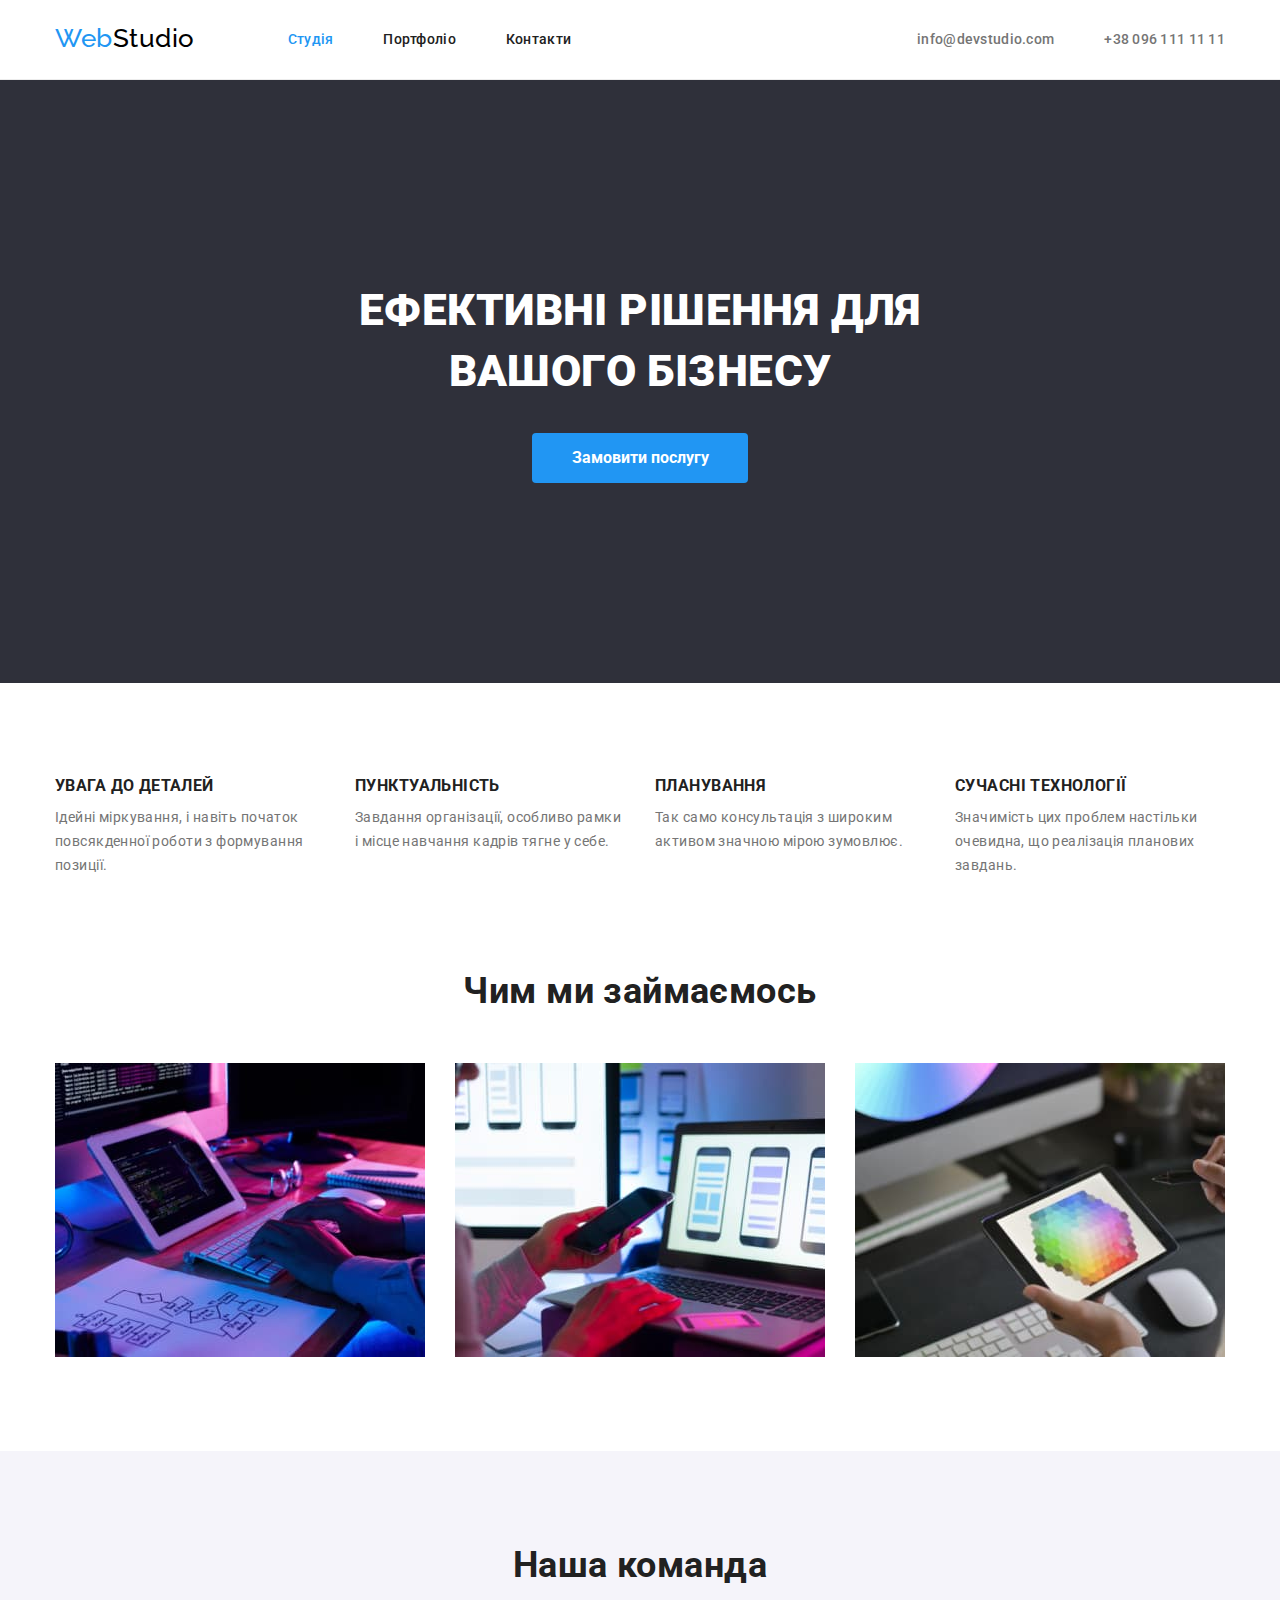
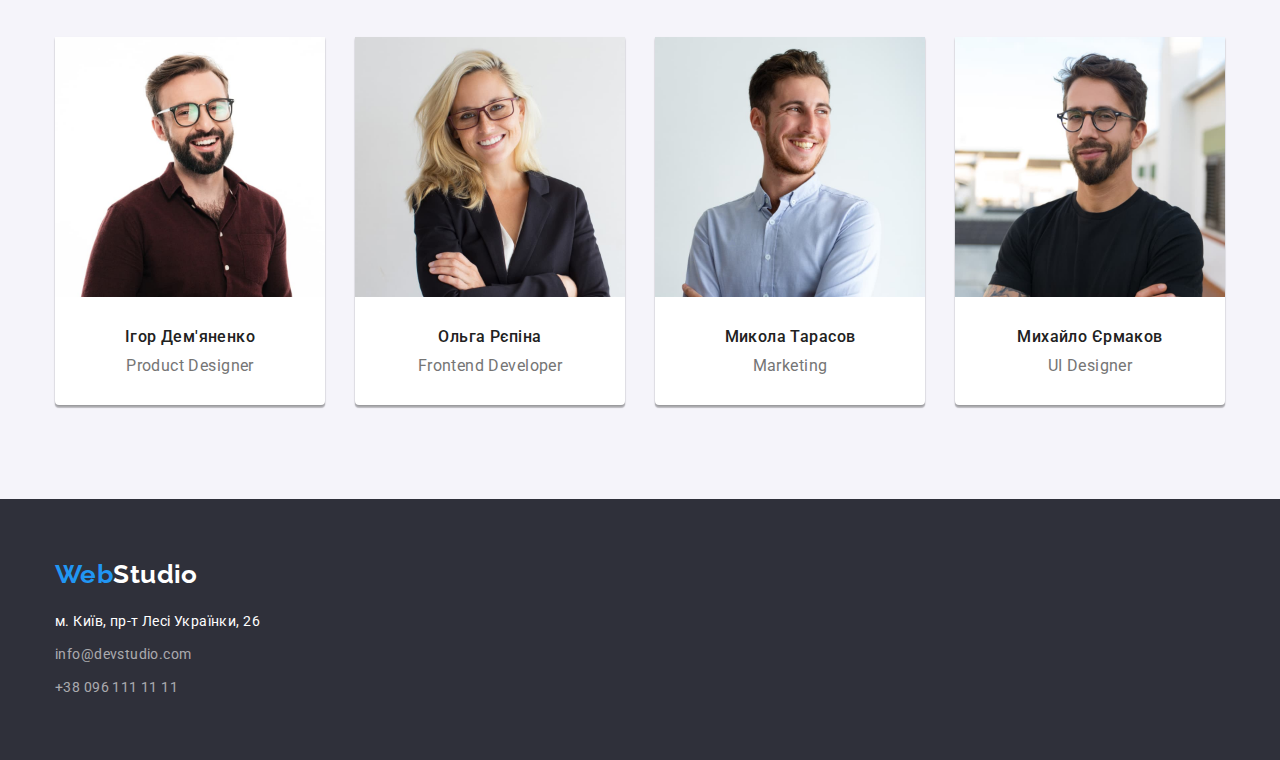
<file: index.html>
<!DOCTYPE html>
<html lang="uk">
  <head>
    <meta charset="UTF-8" />
    <meta http-equiv="X-UA-Compatible" content="IE=edge" />
    <meta name="viewport" content="width=device-width, initial-scale=1.0" />
    <link rel="preconnect" href="https://fonts.googleapis.com" />
    <link rel="preconnect" href="https://fonts.gstatic.com" crossorigin />
    <link
      href="https://fonts.googleapis.com/css2?family=Raleway:wght@700&family=Roboto:wght@400;500;700;900&display=swap"
      rel="stylesheet"
    />
    <link rel="stylesheet" href="./css/modern-normalize.css" />
    <link rel="stylesheet" href="./css/styles.css" />
    <title>WebStudio</title>
  </head>
  <body>
    <header class="header">
      <div class="container">
      <nav class="nav">
        <a href="#" class="link logo-nav"> <span class="logo">Web</span>Studio </a>
        <ul class="site-nav list">
          <li class="item"> 
            <a href="./index.html" class="link active">Студія</a>
          </li>
          <li class="item">
            <a href="./portfolio.html" class="link">Портфоліо</a>
          </li>
          <li class="item">
            <a href="#" class="link">Контакти</a>
          </li>
        </ul>
      </nav>
      <ul class="auth-nav list">
        <li class="item">
          <a href="mailto:info@devstudio.com" class="contact">info@devstudio.com</a>
        </li>
        <li class="item">
          <a href="tel:+380961111111" class="contact">+38 096 111 11 11</a>
        </li>
      </ul>
      </div>
    </header>
    
    <main class="main">
      <section class="hero section">
        <div class="container">
         <h1 class="title">Ефективні рішення для  вашого бізнесу</h1>
         <button type="button" class="button">Замовити послугу</button>
        </div>
      </section>
      <section class="benefits section">
        <div class="container">
         <h2 class="visually-hidden">Наші переваги</h2>
         <ul class="list flex">
          <li class="item">
            <h3 class="benefits-titel">Увага до деталей</h3>
            <p class="benefits-text">
              Ідейні міркування, і навіть початок повсякденної роботи з формування позиції.
            </p>
          </li>
          <li class="item">
            <h3 class="benefits-titel">Пунктуальність</h3>
            <p class="benefits-text">
              Завдання організації, особливо рамки і місце навчання кадрів тягне у себе.
            </p>
          </li>
          <li class="item">
            <h3 class="benefits-titel">Планування</h3>
            <p class="benefits-text">
              Так само консультація з широким активом значною мірою зумовлює.
            </p>
          </li>
          <li class="item">
            <h3 class="benefits-titel">Сучасні технології</h3>
            <p class="benefits-text">
              Значимість цих проблем настільки очевидна, що реалізація планових завдань.
            </p>
          </li>
        </ul>
      </div>
      </section>
      <section class="feature section">
        <div class="container">
        <h2 class="title-sections">Чим ми займаємось</h2>
        <ul class="list flex">
          <li class="item">
            <img src="./images/box1.jpg" alt="Оптимізація" width="370" />
          </li>
          <li class="item">
            <img src="./images/box2.jpg" alt="Мобільні додатки" width="370" />
          </li>
          <li class="item">
            <img src="./images/box3.jpg" alt="дизайн" width="370" />
          </li>
        </ul>
        </div>
      </section>
      <section class="team section">
        <div class="container">
        <h2 class="title-sections">Наша команда</h2>
        <ul class="list flex">
          <li class="item">
            <img src="./images/igor.jpg" alt="Фото Ігора Дем'яненко" width="270" />
            <h3 class="team-title">Ігор Дем'яненко</h3>
            <p class="team-text">Product Designer</p>
          </li>
          <li class="item">
            <img src="./images/Olga.jpg" alt="Фото Ольги Рєпіна" width="270" />
            <h3 class="team-title">Ольга Рєпіна</h3>
            <p class="team-text">Frontend Developer</p>
          </li>
          <li class="item">
            <img src="./images/Nukolay.jpg" alt="Фото Миколи Тарасов" width="270" />
            <h3 class="team-title">Микола Тарасов</h3>
            <p class="team-text">Marketing</p>
          </li>
          <li class="item">
            <img src="./images/mukhailo.jpg" alt="Фото Михайла Єрмаков" width="270" />
            <h3 class="team-title">Михайло Єрмаков</h3>
            <p class="team-text">UI Designer</p>
          </li>
        </ul>
      </div>
      </section>
    </main>

    <footer class="footer">
      <div class="container">
      <a href="#" class="link logo-footer"> <span class="logo">Web</span>Studio </a>
      <address class="address">
        <ul class="footer-list list">
          <li class="item">
            <a href="#" target="_blank" class="link footer-address">
              м. Київ, пр-т Лесі Українки, 26
            </a>
          </li>
          <li class="item">
            <a href="mailto:info@devstudio.com" class="link footer-contact">info@devstudio.com</a>
          </li>
          <li class="item">
            <a href="tel:+380961111111" class="link footer-contact">+38 096 111 11 11</a>
          </li>
        </ul>
      </address>
      </div>
    </footer>
  </body>
</html>
</file>
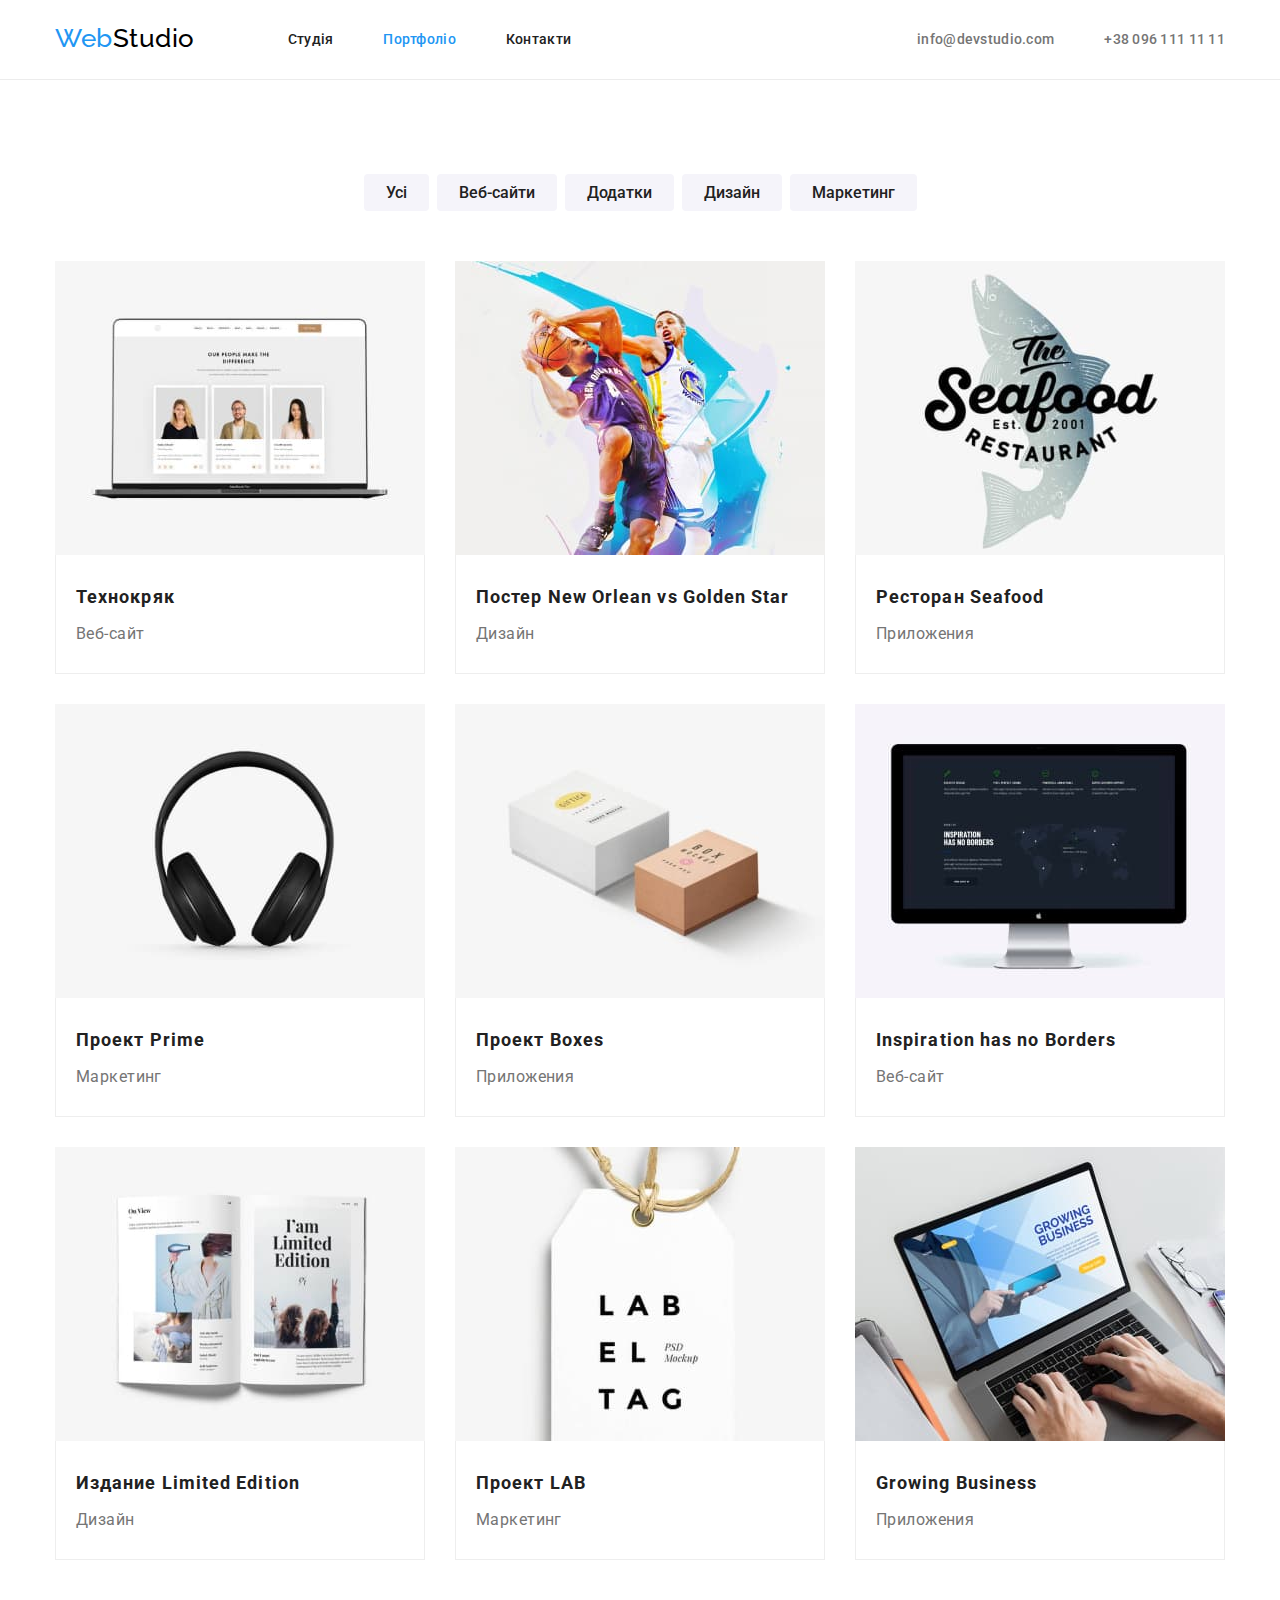
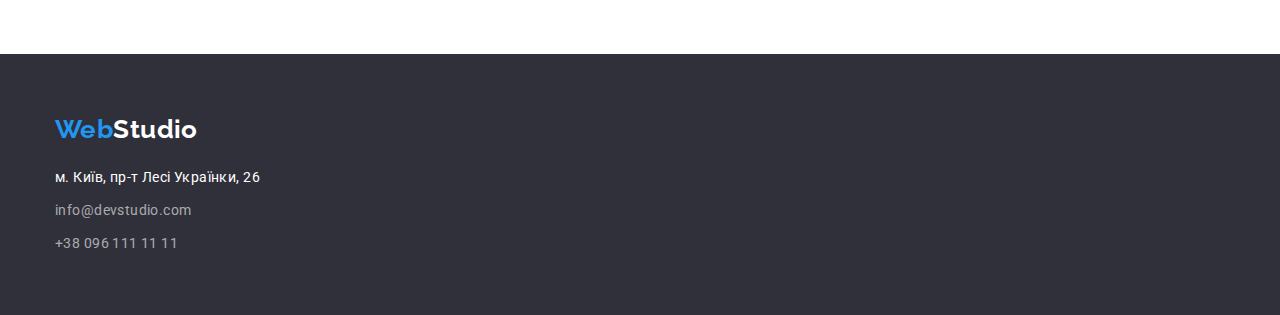
<file: portfolio.html>
<!DOCTYPE html>
<html lang="uk">
  <head>
    <meta charset="UTF-8" />
    <meta http-equiv="X-UA-Compatible" content="IE=edge" />
    <meta name="viewport" content="width=device-width, initial-scale=1.0" />
    <link rel="preconnect" href="https://fonts.googleapis.com" />
    <link rel="preconnect" href="https://fonts.gstatic.com" crossorigin />
    <link
      href="https://fonts.googleapis.com/css2?family=Raleway:wght@700&family=Roboto:wght@400;500;700;900&display=swap"
      rel="stylesheet"
    />
    <link rel="stylesheet" href="./css/modern-normalize.css" />
    <link rel="stylesheet" href="./css/styles.css" />
    <title>WebStudio</title>
  </head>
  <body>
    <header class="header">
      <div class="container">
        <nav class="nav">
          <a href="#" class="link logo-nav"> <span class="logo">Web</span>Studio </a>
          <ul class="site-nav list">
            <li class="item">
              <a href="./index.html" class="link">Студія</a>
            </li>
            <li class="item">
              <a href="./portfolio.html" class="link active">Портфоліо</a>
            </li>
            <li class="item">
              <a href="#" class="link">Контакти</a>
            </li>
          </ul>
        </nav>
        <ul class="auth-nav list">
          <li class="item">
            <a href="mailto:info@devstudio.com" class="contact">info@devstudio.com</a>
          </li>
          <li class="item">
            <a href="tel:+380961111111" class="contact">+38 096 111 11 11</a>
          </li>
        </ul>
      </div>
    </header>

    <main class="main">
      <section class="portfolio">
        <div class="container">
        <h1 class="visually-hidden">Портфоліо</h1>
        <ul class="list battons-list">
          <li class="battons-item">
            <button class="buttons" type="button">Усі</button>
          </li>
          <li class="battons-item">
            <button class="buttons" type="button">Веб-сайти</button>
          </li>
          <li class="battons-item">
            <button class="buttons" type="button">Додатки</button>
          </li>
          <li class="battons-item">
            <button class="buttons" type="button">Дизайн</button>
          </li>
          <li class="battons-item">
            <button class="buttons" type="button">Маркетинг</button>
          </li>
        </ul>
        <ul class="list-jobs list">
          <li class="item">
            <a href="#" class="link href-img">
              <img src="./images/main/img.jpg" alt="Веб-сайт" width="370" />
              <div class="content-item">
              <h3 class="content-title">Технокряк</h3>
              <p class="content-tex">Веб-сайт</p>
            </div>
            </a>
          </li>
          <li class="item">
            <a href="#" class="link href-img">
              <img src="./images/main/img1.jpg" alt="Дизайн" width="370" />
              <div class="content-item">
              <h3 class="content-title">Постер New Orlean vs Golden Star</h3>
              <p class="content-tex">Дизайн</p>
            </div>
            </a>
          </li>
          <li class="item">
            <a href="#" class="link href-img">
              <img src="./images/main/img2.jpg" alt="Приложения" width="370" />
              <div class="content-item">
              <h3 class="content-title">Ресторан Seafood</h3>
              <p class="content-tex">Приложения</p>
            </div>
            </a>
          </li>
          <li class="item">
            <a href="#" class="link href-img">
              <img src="./images/main/img3.jpg" alt="Маркетинг" width="370" />
              <div class="content-item">
              <h3 class="content-title">Проект Prime</h3>
              <p class="content-tex">Маркетинг</p>
            </div>
            </a>
          </li>
          <li class="item">
            <a href="#" class="link href-img">
              <img src="./images/main/img4.jpg" alt="Приложения" width="370" />
              <div class="content-item">
              <h3 class="content-title">Проект Boxes</h3>
              <p class="content-tex">Приложения</p>
            </div>
            </a>
          </li>
          <li class="item">
            <a href="#" class="link href-img">
              <img src="./images/main/img5.jpg" alt="Веб-сайт" width="370" />
              <div class="content-item">
              <h3 class="content-title">Inspiration has no Borders</h3>
              <p class="content-tex">Веб-сайт</p>
            </div>
            </a>
          </li>
          <li class="item">
            <a href="#" class="link href-img">
              <img src="./images/main/img6.jpg" alt="Дизайн" width="370" />
              <div class="content-item">
              <h3 class="content-title">Издание Limited Edition</h3>
              <p class="content-tex">Дизайн</p>
            </div>
            </a>
          </li>
          <li class="item">
            <a href="#" class="link href-img">
              <img src="./images/main/img7.jpg" alt="Маркетинг" width="370" />
              <div class="content-item">
              <h3 class="content-title">Проект LAB</h3>
              <p class="content-tex">Маркетинг</p>
            </div>
            </a>
          </li>
          <li class="item">
            <a href="#" class="link href-img">
              <img src="./images/main/img8.jpg" alt="Приложения" width="370" />
              <div class="content-item">
              <h3 class="content-title">Growing Business</h3>
              <p class="content-tex">Приложения</p>
            </div>
            </a>
          </li>
        </ul>
        </div>
      </section>
    </main>

    <footer class="footer">
      <div class="container">
        <a href="#" class="link logo-footer"> <span class="logo">Web</span>Studio </a>
        <address class="address">
          <ul class="footer-list list">
            <li class="item">
              <a href="#" target="_blank" class="link footer-address">
                м. Київ, пр-т Лесі Українки, 26
              </a>
            </li>
            <li class="item">
              <a href="mailto:info@devstudio.com" class="link footer-contact">info@devstudio.com</a>
            </li>
            <li class="item">
              <a href="tel:+380961111111" class="link footer-contact">+38 096 111 11 11</a>
            </li>
          </ul>
        </address>
      </div>
    </footer>
  </body>
</html>
</file>
<file: css/styles.css>
:root {
  --main-light-color: #fff;
  --main-dark-color: #212121;
  --second-dark-color: #757575;
  --mail-font-color: #ffffff;
  --second-font-color: #2f303a;
  --third-font-color: #f5f4fa;
  --portfolio-font: #e5e5e5;
}
*,
*::before,
*::after {
  box-sizing: border-box;
}
h1,
h2,
h3,
p {
  padding: 0;
  margin: 0;
}
 img {
   display: block;
   max-width: 100%;
   height: auto;
 }


body {
  font-family: 'Roboto', sans-serif;
  font-size: 14px;
  letter-spacing: 0.03em;
  color: var(--second-dark-color);
}
.container{
  width: 1200px;
  margin-left: auto;
  margin-right: auto;
  padding-left: 15px;
  padding-right: 15px;
}
/* header */
.header {
  border-bottom: 1px solid #ececec;
  }
.nav,
.header .container,
.main .list {
  display: flex;
  align-items: center;
}  

.site-nav.list {
  display: flex;
  margin-left: 93px;
}
.auth-nav.list {
  display: flex;
  margin-left: auto;
}
.site-nav .item:not(:last-child),
.auth-nav .item:not(:last-child){
  margin-right: 50px;
}

.list {
  list-style: none;
  margin: 0;
  padding: 0;
  
}
.link,
.contact {
  text-decoration: none;
}
.link.logo-nav {
  padding-top: 24px;
  padding-bottom: 25px;
}
.logo-nav,
.logo-footer {
  font-family: 'Raleway';
  font-style: 700;
  font-weight: 700;
  font-size: 26px;
  line-height: 1.2;
  color: #000;

}
.logo {
  color: #2196f3;
}
.header .link,
.header .contact {
  font-weight: 500;
  line-height: 1.14;
  letter-spacing: 0.02em;
}

.nav .link.active {
  color: #2196f3;
}
.site-nav .link:hover,
.site-nav .link:focus,
.auth-nav .link:hover,
.auth-nav .link:focus
{
  color: #2196f3;
}
.site-nav .link {
  color: var(--main-dark-color);
}
.contact {
  color: var(--second-dark-color);
}
.contact:hover,
.contact:focus {
  color: #2196f3;
}

/* Body studio */
.section {
  padding-top: 94px;
 }
.section:not(:nth-child(2)) {
  padding-bottom: 94px;
}

.main .hero {
  background-color: var(--second-font-color);
  text-align: center;
  padding-top: 200px;
  padding-bottom: 200px;
  
}

.title {
  font-weight: 900;
  font-size: 44px;
  line-height: 1.4;
  text-transform: uppercase;
  color: var(--main-light-color);

  width: 696px;
  margin-top: 0;
  margin-bottom: 30px;
  margin-left: auto;
  margin-right: auto;
}
/* button studio */
.button {
  padding: 0;
  display: inline-block;
  background: #2196f3;
  color: var(--main-light-color);
  font-weight: 700;
  font-size: 16px;
  line-height: 1.9;
  width: 216px;
  height: 50px;
  border: 0;
  border-radius: 4px;
  cursor: pointer;
}
.button:focus,
.button:hover {
  background: #2196f3;
  box-shadow: 0px 4px 4px rgba(0, 0, 0, 0.15);
  border-radius: 4px;
}
/* flex */
.flex {
  display: flex;
}
.flex .item:not(:last-child) {
  margin-right: 30px;
}

.benefits-titel {
  margin-bottom: 10px;
  font-weight: 700;
  line-height: 1.14;
  text-transform: uppercase;
  color: var(--main-dark-color);
 
}
.benefits-text {
  line-height: 24px;
  width: 270px;
}
.team {
  background-color: #F5F4FA;
}
.team .item {
  text-align: center;
  background-color: var(--mail-font-color);
  box-shadow: 0px 3px 1px rgba(0, 0, 0, 0.2), 0px 1px 2px rgba(0, 0, 0, 0.14),
      0px 2px 2px rgba(0, 0, 0, 0.12);
  border-radius: 0px 0px 4px 4px;
}
.title-sections {
  margin-bottom: 50px;
  font-weight: 700;
  font-size: 36px;
  line-height: 1.16;
  text-align: center;
  color: var(--main-dark-color);
}
.team-title {
  padding-top: 30px;
  margin-bottom: 10px;
  border-radius: 4px;
  font-weight: 500;
  font-size: 16px;
  line-height: 1.19;
  color: var(--main-dark-color);
}
.team-text {
  padding-bottom: 30px;
  font-size: 16px;
  line-height: 1.19;
  
}

/* invisible h2 */
.visually-hidden {
  position: absolute;
  white-space: nowrap;
  width: 1px;
  height: 1px;
  overflow: hidden;
  border: 0;
  padding: 0;
  clip: rect(0 0 0 0);
  clip-path: inset(50%);
  margin: -1px;
}

/* Portfolio */
/* flex-wrap: wrap; для переносу списків */ 
.portfolio {
  padding-top: 94px;
  padding-bottom: 94px;
}
.main .list {
  align-items: flex-start;
}
.battons-list {
  justify-content: center;
  margin-bottom: 50px;
   
}
.buttons {
  font-family: Roboto;
  font-weight: 500;
  font-size: 16px;
  line-height: 1.6;
  text-align: center;
  color: var(--main-dark-color);
  background: var(--third-font-color);
  border-radius: 4px;
  border: 0;
  cursor: pointer;
  
  padding: 6px 22px;
  }
.battons-item {
  
}
.battons-item:not(:last-child) {
  margin-right: 8px;
}
.buttons:focus,
.buttons:hover {
  background: #2196f3;
  color: var(--main-light-color);
  box-shadow: 0px 3px 1px rgba(0, 0, 0, 0.1), 0px 1px 2px rgba(0, 0, 0, 0.08),
    0px 2px 2px rgba(0, 0, 0, 0.12);
  }
.list-jobs {
  flex-wrap: wrap;
}
.list-jobs .item {
  margin-right: 30px;
  margin-top: 30px;
}
.list-jobs .item:nth-child(3n) {
  margin-right: 0;
}
.list-jobs .item:nth-child(-n+3) {
  margin-top: 0;
}
.content-item {
  padding: 24px 20px;
  border-left: 1px solid rgba(238, 238, 238, 1);
  border-right: 1px solid rgba(238, 238, 238, 1);
  border-bottom: 1px solid rgba(238, 238, 238, 1);
  
}
.content-title {
  font-weight: 700;
  font-size: 18px;
  line-height: 2;
  letter-spacing: 0.06em;
  color: var(--main-dark-color);

  margin-bottom: 4px;
}
.content-tex {
  font-size: 16px;
  line-height: 1.88;
  color: var(--second-dark-color);
}

/* Footer */
.footer {
  background-color: var(--second-font-color);
  padding-top: 60px;
  padding-bottom: 60px;
}
.logo-footer {
  display: inline-block;
  margin-bottom: 20px;
    
}
.footer .link {
  color: var(--mail-font-color);
}

.footer-address,
.footer-contact {
  font-style: normal;
  line-height: 1.71;
}
.footer-address:hover,
.footer-address:focus {
  color: #2196f3;
}
.footer .footer-contact:hover,
.footer .footer-contact:focus {
  color: #2196f3;
}

.footer .footer-contact {
  color: rgba(255, 255, 255, 0.6);
}
.footer-list .item:not(:first-child) {
  margin-top: 9px;
}
</file>
